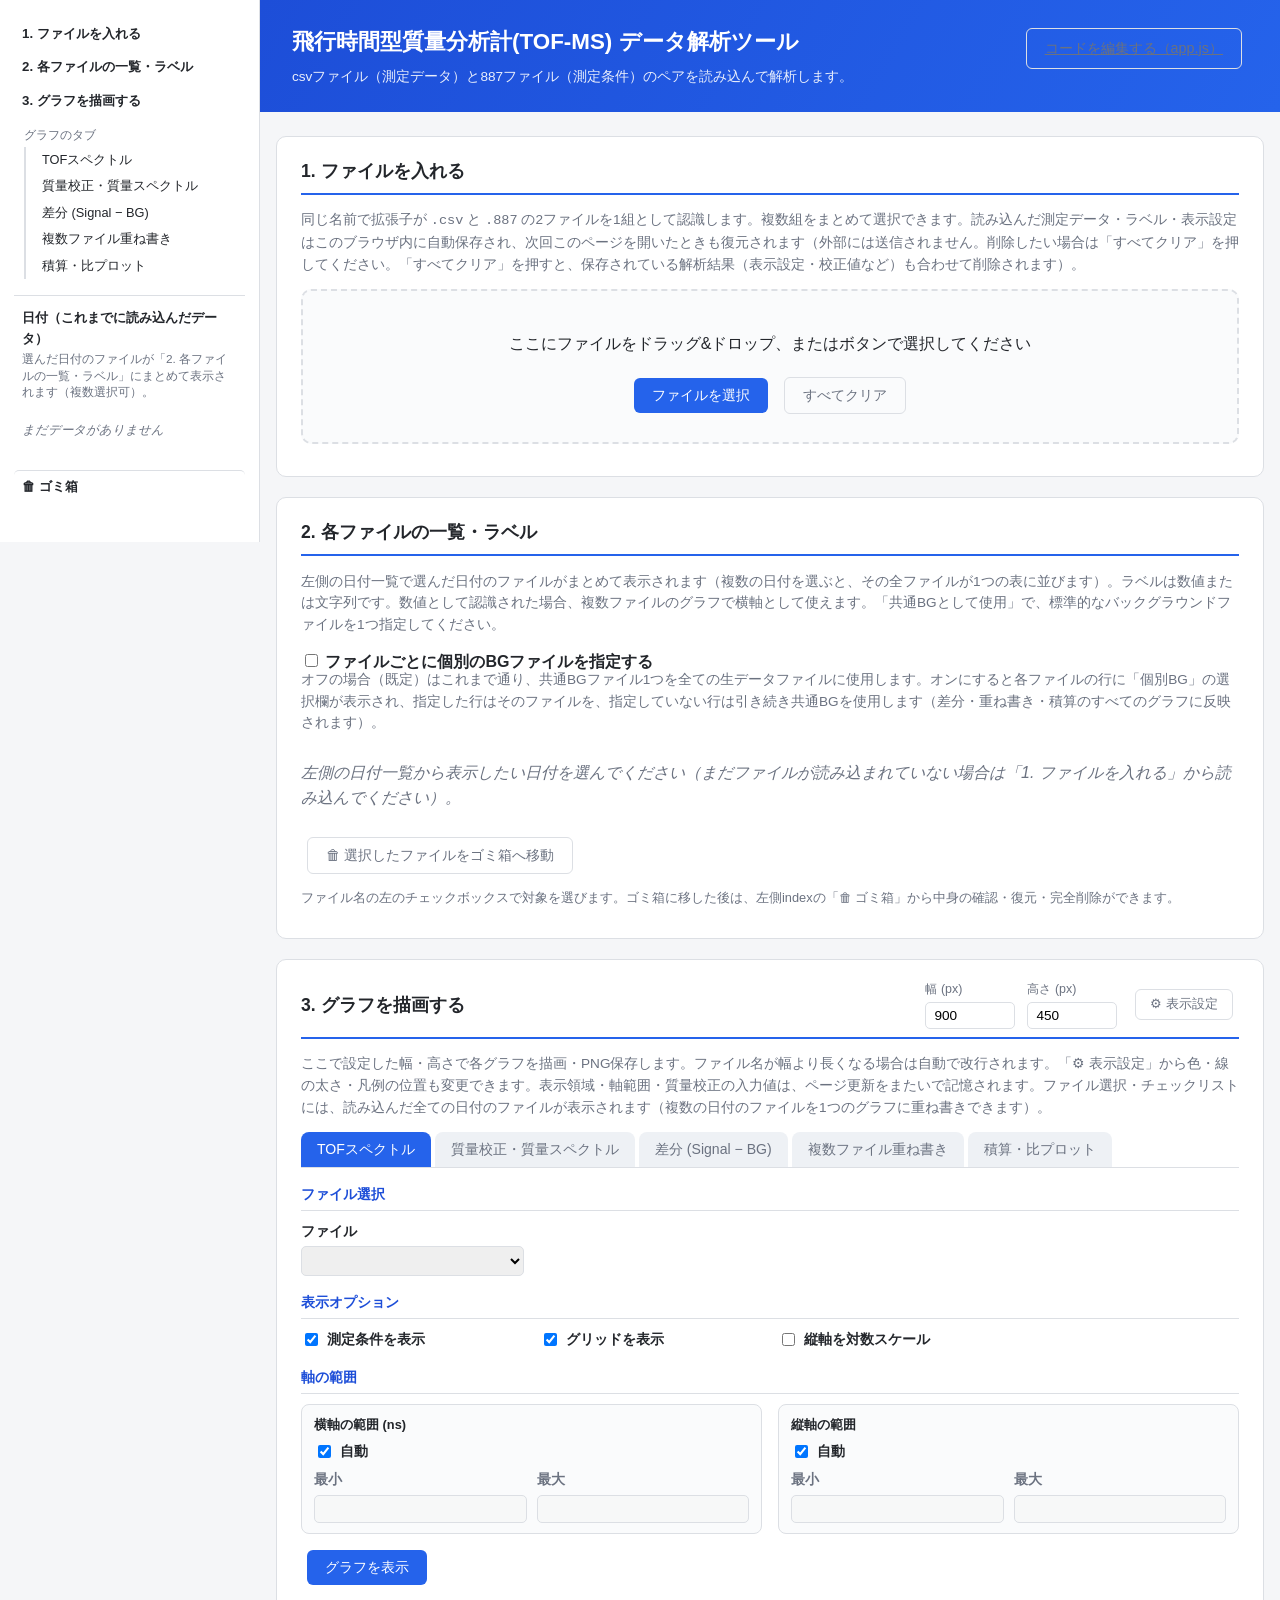
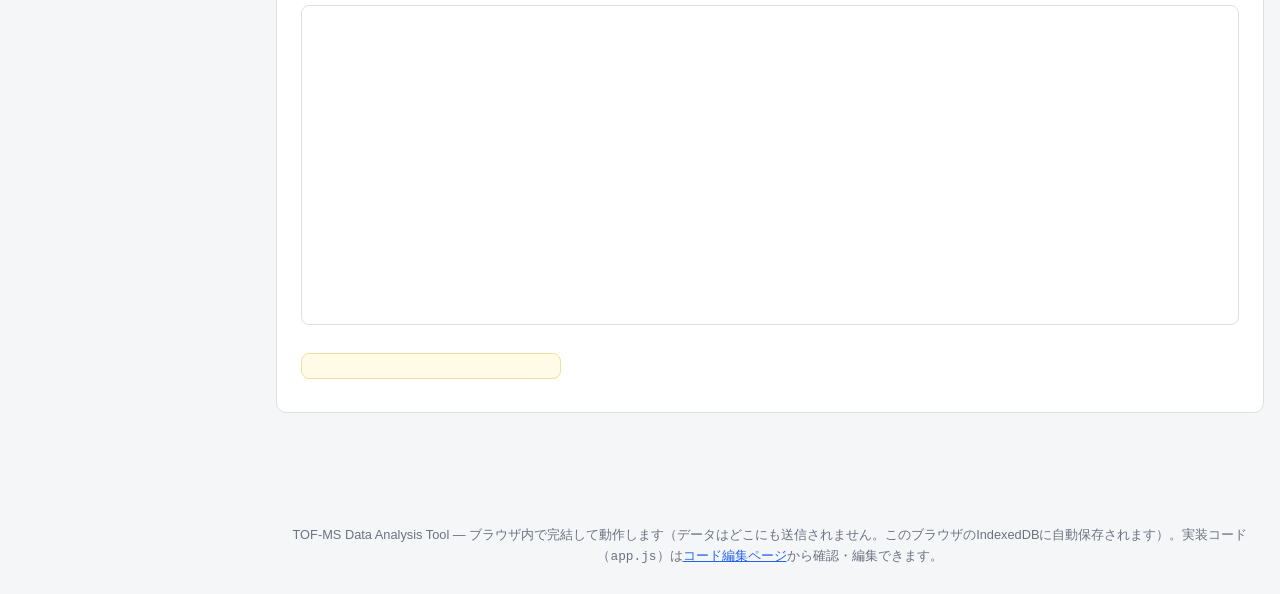
<file: index.html>
<!DOCTYPE html>
<html lang="ja">
<head>
<meta charset="UTF-8">
<meta name="viewport" content="width=device-width, initial-scale=1.0">
<title>TOF-MS データ解析ツール</title>
<link rel="stylesheet" href="style.css">
</head>
<body>

<div class="app-shell">

  <!-- ============================================================ -->
  <!-- 左側 index（目次）。大セクションへのリンクと、これまでに読み込んだ
       日付の一覧（複数選択可。選ぶと下の「2. 各ファイルの一覧・ラベル」に
       その日付のファイルが表示される）を表示する。 -->
  <!-- ============================================================ -->
  <nav id="sidebarIndex" class="sidebar" aria-label="目次">
    <a class="sidebar-top-link" href="#section-load">1. ファイルを入れる</a>
    <a class="sidebar-top-link" href="#section-files">2. 各ファイルの一覧・ラベル</a>
    <a class="sidebar-top-link" href="#section-graph">3. グラフを描画する</a>
    <div class="sidebar-graph-tabs-label">グラフのタブ</div>
    <div class="sidebar-graph-tabs">
      <a href="#tab-raw" data-tab-link="tab-raw">TOFスペクトル</a>
      <a href="#tab-mass" data-tab-link="tab-mass">質量校正・質量スペクトル</a>
      <a href="#tab-diff" data-tab-link="tab-diff">差分 (Signal − BG)</a>
      <a href="#tab-multi" data-tab-link="tab-multi">複数ファイル重ね書き</a>
      <a href="#tab-integration" data-tab-link="tab-integration">積算・比プロット</a>
    </div>
    <div class="sidebar-date-heading">日付（これまでに読み込んだデータ）</div>
    <p class="sidebar-date-hint">選んだ日付のファイルが「2. 各ファイルの一覧・ラベル」にまとめて表示されます（複数選択可）。</p>
    <div id="sidebarDateList" class="sidebar-date-list"></div>
    <a class="sidebar-trash-link" href="trash.html">🗑 ゴミ箱<span id="sidebarTrashCount" class="sidebar-trash-count"></span></a>
  </nav>

  <div class="content-col">

    <header>
      <div class="header-row">
        <div>
          <h1>飛行時間型質量分析計(TOF-MS) データ解析ツール</h1>
          <p class="sub">csvファイル（測定データ）と887ファイル（測定条件）のペアを読み込んで解析します。</p>
        </div>
        <a class="btn btn-ghost btn-header-link" href="editor.html" target="_blank" rel="noopener">コードを編集する（app.js）</a>
      </div>
    </header>

    <main>

      <!-- ============================================================ -->
      <!-- 1. ファイルを入れる -->
      <!-- ============================================================ -->
      <section class="card" id="section-load">
        <h2>1. ファイルを入れる</h2>
        <p class="hint">同じ名前で拡張子が <code>.csv</code> と <code>.887</code> の2ファイルを1組として認識します。複数組をまとめて選択できます。読み込んだ測定データ・ラベル・表示設定はこのブラウザ内に自動保存され、次回このページを開いたときも復元されます（外部には送信されません。削除したい場合は「すべてクリア」を押してください。「すべてクリア」を押すと、保存されている解析結果（表示設定・校正値など）も合わせて削除されます）。</p>
        <div id="dropzone" class="dropzone">
          <p>ここにファイルをドラッグ&ドロップ、またはボタンで選択してください</p>
          <input type="file" id="fileInput" multiple accept=".csv,.887">
          <button id="btnPickFiles" type="button" class="btn btn-primary">ファイルを選択</button>
          <button id="btnClearFiles" type="button" class="btn btn-ghost">すべてクリア</button>
        </div>
        <div id="fileSummary" class="summary"></div>
      </section>

      <!-- ============================================================ -->
      <!-- 2. 各ファイルの一覧・ラベル（旧「2.一覧」「3.ラベル」を統合） -->
      <!-- ============================================================ -->
      <section class="card" id="section-files">
        <h2>2. 各ファイルの一覧・ラベル</h2>
        <p class="hint">左側の日付一覧で選んだ日付のファイルがまとめて表示されます（複数の日付を選ぶと、その全ファイルが1つの表に並びます）。ラベルは数値または文字列です。数値として認識された場合、複数ファイルのグラフで横軸として使えます。「共通BGとして使用」で、標準的なバックグラウンドファイルを1つ指定してください。</p>
        <label class="chk bg-mode-toggle"><input type="checkbox" id="bgPerFileMode"> ファイルごとに個別のBGファイルを指定する</label>
        <p class="hint field-hint-standalone">オフの場合（既定）はこれまで通り、共通BGファイル1つを全ての生データファイルに使用します。オンにすると各ファイルの行に「個別BG」の選択欄が表示され、指定した行はそのファイルを、指定していない行は引き続き共通BGを使用します（差分・重ね書き・積算のすべてのグラフに反映されます）。</p>
        <div class="empty" id="filesListEmpty">左側の日付一覧から表示したい日付を選んでください（まだファイルが読み込まれていない場合は「1. ファイルを入れる」から読み込んでください）。</div>
        <div class="trash-action-bar">
          <button class="btn btn-ghost" id="btnMoveToTrash" type="button">🗑 選択したファイルをゴミ箱へ移動</button>
          <span class="hint-inline">ファイル名の左のチェックボックスで対象を選びます。ゴミ箱に移した後は、左側indexの「🗑 ゴミ箱」から中身の確認・復元・完全削除ができます。</span>
        </div>
        <table class="data-table hidden" id="filesTable">
          <thead>
            <tr>
              <th class="col-trash-select"><input type="checkbox" id="trashSelectAll" title="表示中の全ファイルを選択/解除"></th>
              <th>ファイル名</th>
              <th>.887</th>
              <th>.csv</th>
              <th>測定時間</th>
              <th>SWEEPS</th>
              <th>calfact</th>
              <th>ラベル</th>
              <th>種別</th>
              <th class="col-use-header">プロットに使用<br><input type="checkbox" id="useInPlotSelectAll" title="表示中の全ファイルの「プロットに使用」をオン/オフ"></th>
              <th>共通BGとして使用</th>
              <th class="col-individual-bg hidden">個別BG</th>
            </tr>
          </thead>
          <tbody id="filesTableBody"></tbody>
        </table>
      </section>

      <!-- ============================================================ -->
      <!-- 3. グラフを描画する（日付をまたいで全ファイルから選択・重ね書き可能） -->
      <!-- ============================================================ -->
      <section class="card" id="section-graph">
        <div class="section-header-row">
          <h2>3. グラフを描画する</h2>
          <div class="graph-size-control">
            <label>幅 (px)<input type="number" id="graphWidth" value="900" min="300" step="50"></label>
            <label>高さ (px)<input type="number" id="graphHeight" value="450" min="200" step="50"></label>
            <button class="btn btn-ghost btn-settings" id="btnGraphSettings" type="button" title="グラフの色・線の太さ・凡例の位置を設定します">⚙ 表示設定</button>
          </div>
        </div>
        <div id="graphSettingsPanel" class="graph-settings-panel hidden">
          <div class="graph-settings-row">
            <label class="chk"><input type="checkbox" id="graphLineColorEnable"> データ線の色を指定する</label>
            <input type="color" id="graphLineColor" value="#4682b4" disabled>
            <span class="field-hint">オフの場合は各グラフの既定色（青・クリムゾンなど）のまま表示します。オンにすると、1本の線だけのグラフ（TOFスペクトル・質量スペクトル・差分など）にこの色を使います。</span>
          </div>
          <div class="graph-settings-row">
            <label>カラーパレット（複数の線があるグラフ用）
              <select id="graphColorPalette">
                <option value="default">既定（これまでの配色）</option>
                <option value="category10">Category10</option>
                <option value="set1">Set1</option>
                <option value="set2">Set2</option>
                <option value="pastel">Pastel</option>
                <option value="blues">モノトーン（青系）</option>
              </select>
            </label>
            <span class="field-hint">差分（Signal/BG）や複数ファイル重ね書きなど、1つのグラフに複数の線がある場合の配色です。「既定」以外を選ぶとその配色で塗り分けます。</span>
          </div>
          <div class="graph-settings-row">
            <label>線の太さ (px)
              <input type="number" id="graphLineWidth" value="1" min="0.5" max="10" step="0.5">
            </label>
          </div>
          <div class="graph-settings-row">
            <label class="chk"><input type="checkbox" id="graphLegendInset"> 凡例をグラフ内に表示する（inset）</label>
            <span class="field-hint">オフの場合は現在と同じくグラフの外側（右）に凡例を表示します。</span>
          </div>
        </div>
        <p class="hint">ここで設定した幅・高さで各グラフを描画・PNG保存します。ファイル名が幅より長くなる場合は自動で改行されます。「⚙ 表示設定」から色・線の太さ・凡例の位置も変更できます。表示領域・軸範囲・質量校正の入力値は、ページ更新をまたいで記憶されます。ファイル選択・チェックリストには、読み込んだ全ての日付のファイルが表示されます（複数の日付のファイルを1つのグラフに重ね書きできます）。</p>

        <div class="tabs" id="graphTabs">
          <button class="tab-btn active" data-tab="tab-raw">TOFスペクトル</button>
          <button class="tab-btn" data-tab="tab-mass">質量校正・質量スペクトル</button>
          <button class="tab-btn" data-tab="tab-diff">差分 (Signal − BG)</button>
          <button class="tab-btn" data-tab="tab-multi">複数ファイル重ね書き</button>
          <button class="tab-btn" data-tab="tab-integration">積算・比プロット</button>
        </div>

        <!-- ---- タブ1: TOFスペクトル ---- -->
        <div class="tab-content active" id="tab-raw">
          <div class="controls-grid">
            <div class="control-divider">ファイル選択</div>
            <label>ファイル
              <select id="rawFileSelect"></select>
            </label>

            <div class="control-divider">表示オプション</div>
            <label class="chk" title="測定条件(.887ファイルの内容)をグラフの横に表示します"><input type="checkbox" id="rawShowCond" checked> 測定条件を表示</label>
            <label class="chk" title="グラフに目盛り線を表示します"><input type="checkbox" id="rawShowGrid" checked> グリッドを表示</label>
            <label class="chk" title="縦軸(Counts)を対数スケールで表示します"><input type="checkbox" id="rawLogY"> 縦軸を対数スケール</label>

            <div class="control-divider">軸の範囲</div>
            <div class="range-group">
              <div class="range-group-title">横軸の範囲 (ns)</div>
              <label class="chk"><input type="checkbox" id="rawXAuto" checked> 自動</label>
              <div class="range-inputs">
                <label>最小<input type="number" id="rawXMin" disabled></label>
                <label>最大<input type="number" id="rawXMax" disabled></label>
              </div>
            </div>
            <div class="range-group">
              <div class="range-group-title">縦軸の範囲</div>
              <label class="chk"><input type="checkbox" id="rawYAuto" checked> 自動</label>
              <div class="range-inputs">
                <label>最小<input type="number" id="rawYMin" disabled></label>
                <label>最大<input type="number" id="rawYMax" disabled></label>
              </div>
            </div>
          </div>
          <button class="btn btn-primary" id="btnPlotRaw">グラフを表示</button>
          <div class="plot-area">
            <div id="plotRaw" class="plot"></div>
            <pre id="rawCondText" class="cond-box"></pre>
          </div>
        </div>

        <!-- ---- タブ2: 質量校正・質量スペクトル ---- -->
        <div class="tab-content" id="tab-mass">
          <div class="controls-grid">
            <div class="control-divider">ファイル選択</div>
            <label>ファイル
              <select id="massFileSelect"></select>
            </label>

            <div class="control-divider">ピーク検出・質量校正の設定</div>
            <label title="この値以上のカウント数を持つ点だけをピーク候補として検出します"><span class="field-label-line">検出閾値 (counts)<span class="field-hint-inline">: この値以上のカウント数を持つ点だけをピーク候補として検出します。</span></span>
              <input type="number" id="massThreshold" value="10">
            </label>
            <label title="近すぎる位置にある2つのピークを1つにまとめる際の最小間隔（チャンネル数）"><span class="field-label-line">最小ピーク間隔 (ch)<span class="field-hint-inline">: 検出したピーク同士がこの間隔より近い場合、まとめて1つのピークとして扱います。</span></span>
              <input type="number" id="massDistance" value="10">
            </label>
            <label title="隣り合う校正ピーク間の質量差。例：Heクラスターのステップは4.0026u"><span class="field-label-line">質量ステップ (u)<span class="field-hint-inline">: 校正に使う隣接ピーク同士の質量差（u）です。ピークの間隔がこの値の整数倍になっていると仮定して校正します。</span></span>
              <input type="number" id="massStep" value="4.0026" step="0.0001">
            </label>
            <label title="質量スペクトルを描く前に信号を滑らかにする移動平均の点数"><span class="field-label-line">スムージング窓幅<span class="field-hint-inline">: 移動平均に使うデータ点数。大きいほどグラフが滑らかになりますが、ピークもなまります。</span></span>
              <input type="number" id="massSmoothWin" value="30">
            </label>
            <div class="range-group">
              <div class="range-group-title" title="この時間範囲内のピークだけを質量校正に使用します">校正ピーク検出範囲 (ns)</div>
              <label class="chk"><input type="checkbox" id="massRangeAuto" checked> 自動（全範囲）</label>
              <div class="range-inputs">
                <label>最小<input type="number" id="massRangeMin" disabled></label>
                <label>最大<input type="number" id="massRangeMax" disabled></label>
              </div>
            </div>

            <div class="control-divider">ヤコビアン補正</div>
            <label class="chk" title="時間軸を質量軸に変換すると間隔が不均一になるため、その歪みを補正します"><input type="checkbox" id="massJacobian" checked> ヤコビアン補正を適用<span class="field-hint-inline">: 時間→質量の変換で生じる間隔の不均一さを補正し、ピークの強度を正しく比較できるようにします。通常はチェックしたままで構いません。</span></label>

            <div class="control-divider">質量スペクトルの表示設定</div>
            <div class="range-group">
              <div class="range-group-title">横軸の範囲 (u)</div>
              <label class="chk"><input type="checkbox" id="massXAuto"> 自動</label>
              <div class="range-inputs">
                <label>最小<input type="number" id="massXMin" value="0"></label>
                <label>最大<input type="number" id="massXMax" value="200"></label>
              </div>
            </div>
            <div class="range-group">
              <div class="range-group-title">縦軸の範囲</div>
              <label class="chk"><input type="checkbox" id="massYAuto" checked> 自動</label>
              <div class="range-inputs">
                <label>最小<input type="number" id="massYMin" disabled></label>
                <label>最大<input type="number" id="massYMax" disabled></label>
              </div>
            </div>
            <label class="chk" title="縦軸(強度)を対数スケールで表示します"><input type="checkbox" id="massLogY"> 縦軸を対数スケール</label>
            <label class="chk" title="質量ステップの整数倍ごとに縦の補助線を表示します"><input type="checkbox" id="massHeLines" checked> 質量系列補助線を表示</label>
            <label class="chk" title="質量校正に使ったピークの位置に印を表示します"><input type="checkbox" id="massCalLines" checked> 校正点を表示</label>
          </div>
          <button class="btn btn-primary" id="btnPlotMass">質量スペクトルを表示</button>
          <div id="massResult" class="result-box hidden"></div>
          <div class="plot-area">
            <div id="plotMassTof" class="plot"></div>
            <div id="plotMassSpec" class="plot"></div>
          </div>
        </div>

        <!-- ---- タブ3: 差分 (Signal - BG) ---- -->
        <div class="tab-content" id="tab-diff">
          <div class="controls-grid">
            <div class="control-divider">ファイル選択</div>
            <label>Signal ファイル
              <select id="diffSignalSelect"></select>
            </label>
            <label title="Signalから差し引くバックグラウンド（未反応時など）のファイル">Background ファイル
              <select id="diffBgSelect"></select>
            </label>

            <div class="control-divider">質量校正</div>
            <label title="グラフの横軸に時間(ns)を使うか、校正後の質量(u)を使うかを選びます">横軸
              <select id="diffXAxis">
                <option value="time">時間 (ns)</option>
                <option value="mass">質量 (u)</option>
              </select>
            </label>
            <label title="時間→質量の変換式 mass = ((time - b) / a)^2 で使うパラメータ">校正パラメータ (a)
              <input type="text" id="diffCalibA" placeholder="質量タブから自動反映されます">
            </label>
            <label title="時間→質量の変換式 mass = ((time - b) / a)^2 で使うパラメータ">校正パラメータ (b)
              <input type="text" id="diffCalibB" placeholder="質量タブから自動反映されます">
            </label>
            <span class="field-hint">「2. 質量校正・質量スペクトル」タブでピーク校正を行うと自動で入力されます。横軸を質量にする場合のみ使用します。</span>

            <div class="control-divider">表示オプション</div>
            <label title="移動平均に使うデータ点数。大きいほど滑らかになります">スムージング窓幅
              <input type="number" id="diffSmoothWin" value="10">
            </label>
            <label class="chk" title="測定条件(.887ファイルの内容)をグラフの横に表示します"><input type="checkbox" id="diffShowCond" checked> 測定条件を表示</label>
            <label class="chk" title="縦軸(Signal − BG)を対数スケールで表示します"><input type="checkbox" id="diffLogY"> 縦軸を対数スケール</label>

            <div class="control-divider">軸の範囲</div>
            <div class="range-group">
              <div class="range-group-title">横軸の範囲</div>
              <label class="chk"><input type="checkbox" id="diffXAuto" checked> 自動</label>
              <div class="range-inputs">
                <label>最小<input type="number" id="diffXMin" disabled></label>
                <label>最大<input type="number" id="diffXMax" disabled></label>
              </div>
            </div>
            <div class="range-group">
              <div class="range-group-title">縦軸の範囲</div>
              <label class="chk"><input type="checkbox" id="diffYAuto" checked> 自動</label>
              <div class="range-inputs">
                <label>最小<input type="number" id="diffYMin" disabled></label>
                <label>最大<input type="number" id="diffYMax" disabled></label>
              </div>
            </div>
          </div>
          <button class="btn btn-primary" id="btnPlotDiff">差分グラフを表示</button>
          <div class="plot-area">
            <div id="plotDiffRaw" class="plot"></div>
            <div id="plotDiffDiff" class="plot"></div>
            <pre id="diffCondText" class="cond-box"></pre>
          </div>
        </div>

        <!-- ---- タブ4: 複数ファイル重ね書き ---- -->
        <div class="tab-content" id="tab-multi">
          <div class="controls-grid">
            <div class="control-divider">ファイル選択</div>
            <label title="全ファイルから差し引く共通バックグラウンドのファイル（個別BGを指定した行はそちらが優先されます）">Background ファイル（共通）
              <select id="multiBgSelect"></select>
            </label>

            <div class="control-divider">質量校正</div>
            <label title="グラフの横軸に時間(ns)を使うか、校正後の質量(u)を使うかを選びます">横軸
              <select id="multiXAxis">
                <option value="time">時間 (ns)</option>
                <option value="mass">質量 (u)</option>
              </select>
            </label>
            <label title="時間→質量の変換式 mass = ((time - b) / a)^2 で使うパラメータ">校正パラメータ (a)
              <input type="text" id="multiCalibA" placeholder="質量タブから自動反映されます">
            </label>
            <label title="時間→質量の変換式 mass = ((time - b) / a)^2 で使うパラメータ">校正パラメータ (b)
              <input type="text" id="multiCalibB" placeholder="質量タブから自動反映されます">
            </label>
            <span class="field-hint">「2. 質量校正・質量スペクトル」タブでピーク校正を行うと自動で入力されます。横軸を質量にする場合のみ使用します。</span>

            <div class="control-divider">表示オプション</div>
            <label title="移動平均に使うデータ点数。大きいほど滑らかになります">スムージング窓幅
              <input type="number" id="multiSmoothWin" value="1">
            </label>
            <label class="chk" title="グラフに目盛り線を表示します"><input type="checkbox" id="multiGrid" checked> グリッドを表示</label>
            <label class="chk" title="縦軸を対数スケールで表示します"><input type="checkbox" id="multiLogY"> 縦軸を対数スケール</label>

            <div class="control-divider">軸の範囲</div>
            <div class="range-group">
              <div class="range-group-title">横軸の範囲</div>
              <label class="chk"><input type="checkbox" id="multiXAuto" checked> 自動</label>
              <div class="range-inputs">
                <label>最小<input type="number" id="multiXMin" disabled></label>
                <label>最大<input type="number" id="multiXMax" disabled></label>
              </div>
            </div>
            <div class="range-group">
              <div class="range-group-title">縦軸の範囲</div>
              <label class="chk"><input type="checkbox" id="multiYAuto" checked> 自動</label>
              <div class="range-inputs">
                <label>最小<input type="number" id="multiYMin" disabled></label>
                <label>最大<input type="number" id="multiYMax" disabled></label>
              </div>
            </div>
          </div>
          <p class="hint">重ね書きする信号ファイルを選択してください（ラベルの昇順に並び替えて表示します。数値ラベルのファイルのみ選択可。日付をまたいで選択できます）。「ファイルごとに個別のBGを指定する」がONの場合、各ファイルは個別BG（指定があれば）を優先して使用します。</p>
          <div id="multiFileChecks" class="check-list"></div>
          <button class="btn btn-primary" id="btnPlotMulti">同時プロットを表示</button>
          <div class="plot-area">
            <div id="plotMultiRaw" class="plot"></div>
            <div id="plotMultiDiff" class="plot"></div>
          </div>
        </div>

        <!-- ---- タブ5: 積算・比プロット ---- -->
        <div class="tab-content" id="tab-integration">
          <div class="controls-grid">
            <div class="control-divider">ファイル選択</div>
            <label title="全ファイルから差し引く共通バックグラウンドのファイル（個別BGを指定した行はそちらが優先されます）">Background ファイル（共通）
              <select id="intBgSelect"></select>
            </label>

            <div class="control-divider">積算範囲の設定</div>
            <label title="TOFスペクトルのうち、積算（合計カウント数を計算）する時間範囲1の開始点">範囲1 開始 (ns)
              <input type="number" id="int1Start" value="0">
            </label>
            <label title="積算範囲1の終了点">範囲1 終了 (ns)
              <input type="number" id="int1End" value="0">
            </label>
            <label title="比較・比を取るための2つ目の積算範囲の開始点（例: 別のピークやベースライン）">範囲2 開始 (ns)
              <input type="number" id="int2Start" value="0">
            </label>
            <label title="積算範囲2の終了点">範囲2 終了 (ns)
              <input type="number" id="int2End" value="0">
            </label>
            <span class="field-hint">範囲1・範囲2それぞれの時間区間内のカウントを合計し、結果表に「範囲1」「範囲2」「範囲1/範囲2の比」として表示します。</span>

            <div class="control-divider">表示オプション</div>
            <label title="移動平均に使うデータ点数。大きいほど滑らかになります">スムージング窓幅
              <input type="number" id="intSmoothWin" value="1">
            </label>
            <label title="積算結果グラフの横軸に付ける名前（各ファイルのラベル値が横軸になります）">横軸ラベル
              <input type="text" id="intXLabel" value="Label">
            </label>
            <label class="chk" title="グラフに目盛り線を表示します"><input type="checkbox" id="intGrid" checked> グリッドを表示</label>
            <label class="chk" title="同じラベル値を持つ複数ファイルがある場合、標準偏差などのばらつきを誤差棒として表示します"><input type="checkbox" id="intErrbar" checked> 誤差棒を表示</label>
            <label class="chk" title="データ点同士を線で結んで表示します。チェックを外すと点のみ表示されます"><input type="checkbox" id="intLine" checked> データ点を線で結ぶ</label>
            <label class="chk" title="縦軸(積算値・比)を対数スケールで表示します"><input type="checkbox" id="intLogY"> 縦軸 対数スケール</label>
            <label class="chk" title="横軸(ラベル値)を対数スケールで表示します"><input type="checkbox" id="intLogX"> 横軸 対数スケール</label>
          </div>
          <p class="hint">積算対象の信号ファイルを選択してください（数値ラベルのファイルのみ選択可。横軸はラベルの値を使います。日付をまたいで選択できます）。</p>
          <div id="intFileChecks" class="check-list"></div>
          <button class="btn btn-primary" id="btnPlotIntegration">積算プロットを表示</button>
          <div class="plot-area plot-area-4">
            <div id="plotInt1" class="plot"></div>
            <div id="plotInt2" class="plot"></div>
            <div id="plotInt3" class="plot"></div>
            <div id="plotInt4" class="plot"></div>
          </div>
          <table class="data-table hidden" id="intResultTable">
            <thead>
              <tr>
                <th>ファイル</th><th>ラベル</th><th>範囲1</th><th>範囲2</th><th>比 (範囲1/範囲2)</th>
              </tr>
            </thead>
            <tbody id="intResultTableBody"></tbody>
          </table>
        </div>

      </section>

    </main>

    <footer>
      <p>TOF-MS Data Analysis Tool — ブラウザ内で完結して動作します（データはどこにも送信されません。このブラウザのIndexedDBに自動保存されます）。実装コード（<code>app.js</code>）は<a href="editor.html" target="_blank" rel="noopener">コード編集ページ</a>から確認・編集できます。</p>
    </footer>

  </div>
</div>

<script src="https://cdn.plot.ly/plotly-2.35.2.min.js"></script>
<script src="app.js"></script>
</body>
</html>
</file>
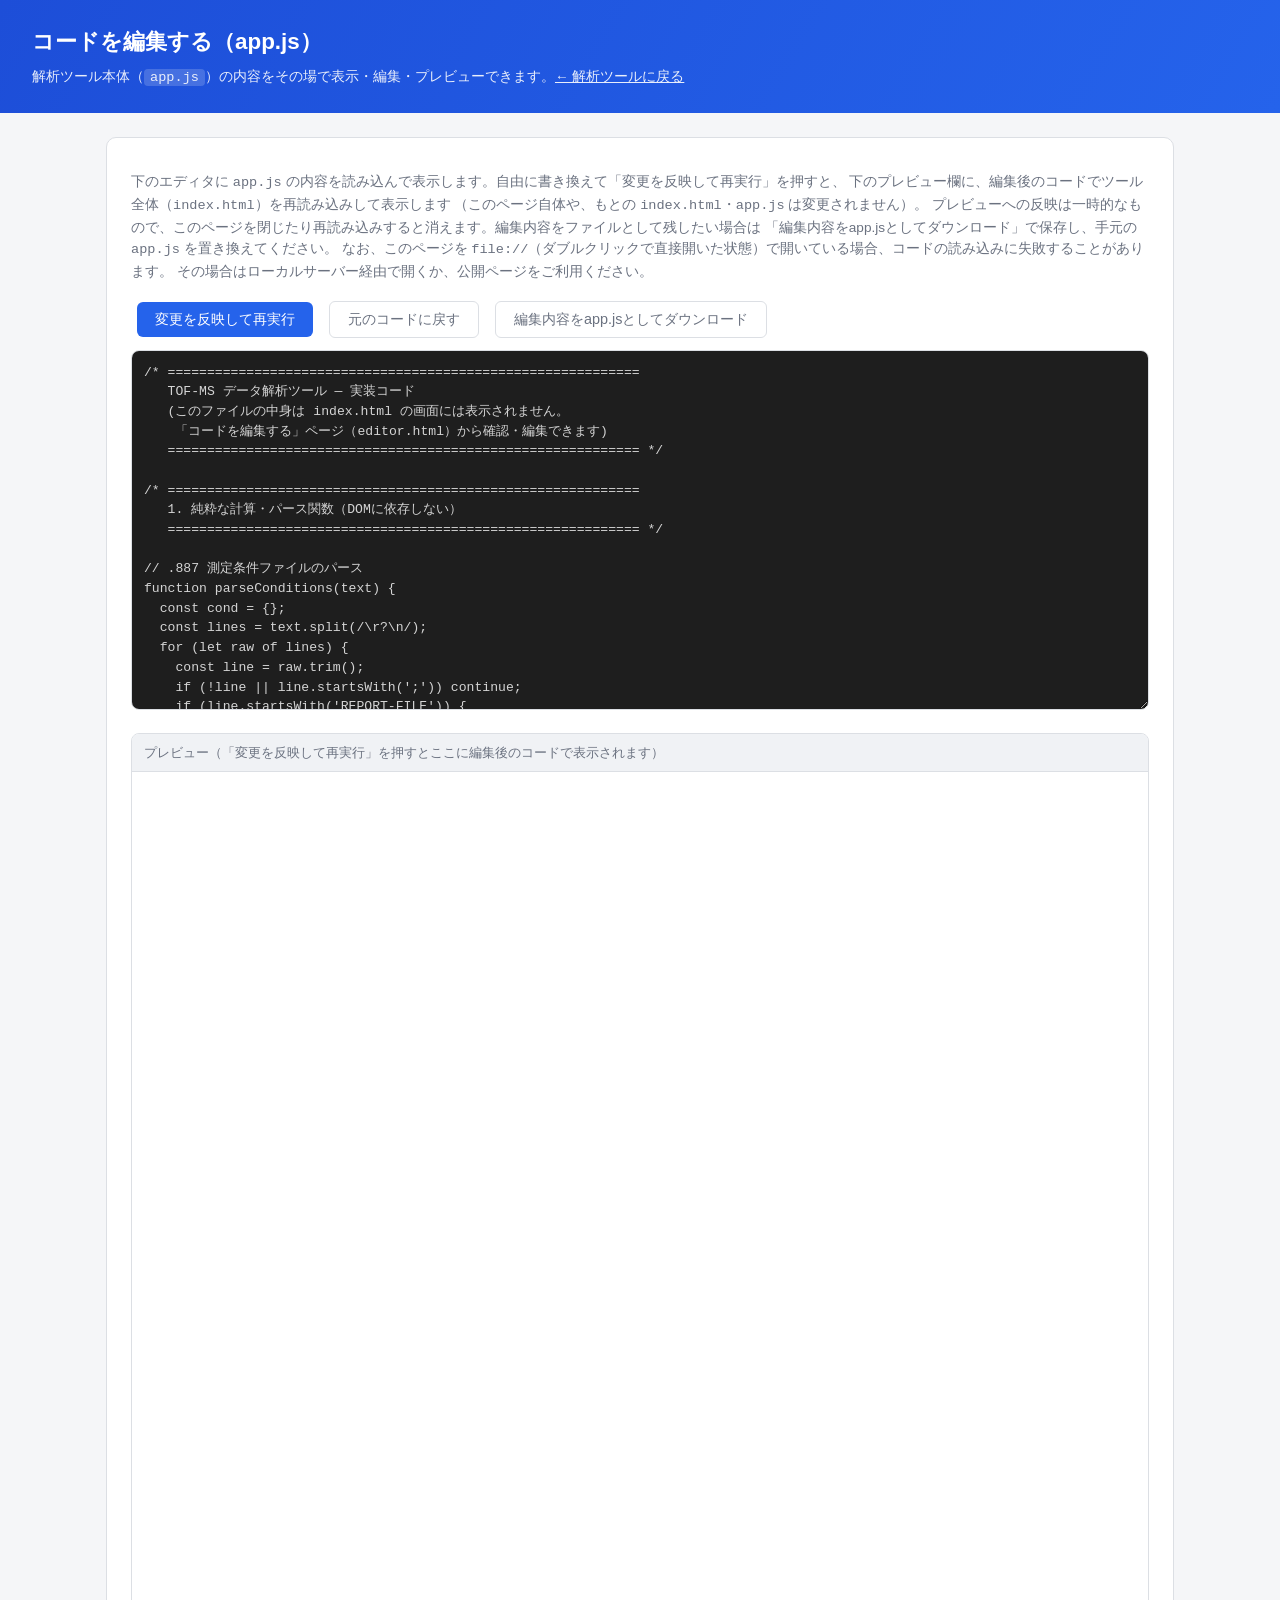
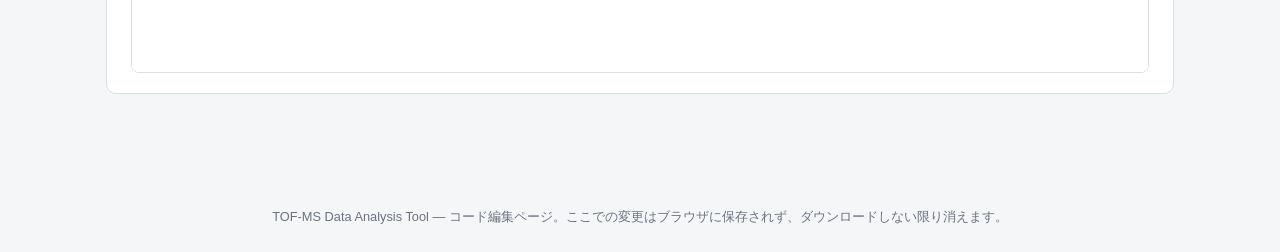
<file: editor.html>
<!DOCTYPE html>
<html lang="ja">
<head>
<meta charset="UTF-8">
<meta name="viewport" content="width=device-width, initial-scale=1.0">
<title>コードを編集する — TOF-MS データ解析ツール</title>
<link rel="stylesheet" href="style.css">
</head>
<body>

<header>
  <div class="header-row">
    <div>
      <h1>コードを編集する（app.js）</h1>
      <p class="sub">解析ツール本体（<code>app.js</code>）の内容をその場で表示・編集・プレビューできます。<a href="index.html">← 解析ツールに戻る</a></p>
    </div>
  </div>
</header>

<main>
  <section class="card" id="section-code">
    <p class="hint">
      下のエディタに <code>app.js</code> の内容を読み込んで表示します。自由に書き換えて「変更を反映して再実行」を押すと、
      下のプレビュー欄に、編集後のコードでツール全体（<code>index.html</code>）を再読み込みして表示します
      （このページ自体や、もとの <code>index.html</code>・<code>app.js</code> は変更されません）。
      プレビューへの反映は一時的なもので、このページを閉じたり再読み込みすると消えます。編集内容をファイルとして残したい場合は
      「編集内容をapp.jsとしてダウンロード」で保存し、手元の <code>app.js</code> を置き換えてください。
      なお、このページを <code>file://</code>（ダブルクリックで直接開いた状態）で開いている場合、コードの読み込みに失敗することがあります。
      その場合はローカルサーバー経由で開くか、公開ページをご利用ください。
    </p>
    <div class="code-editor-toolbar">
      <button class="btn btn-primary" id="btnRunCode" type="button">変更を反映して再実行</button>
      <button class="btn btn-ghost" id="btnResetCode" type="button">元のコードに戻す</button>
      <button class="btn btn-ghost" id="btnDownloadCode" type="button">編集内容をapp.jsとしてダウンロード</button>
      <span id="codeStatus" class="hint-inline"></span>
    </div>
    <textarea id="codeEditor" class="code-editor" spellcheck="false" wrap="off"></textarea>
    <div class="code-preview-wrap">
      <div class="code-preview-header">プレビュー（「変更を反映して再実行」を押すとここに編集後のコードで表示されます）</div>
      <iframe id="codePreviewFrame" class="code-preview-frame" sandbox="allow-scripts allow-same-origin allow-downloads allow-popups allow-modals"></iframe>
    </div>
  </section>
</main>

<footer>
  <p>TOF-MS Data Analysis Tool — コード編集ページ。ここでの変更はブラウザに保存されず、ダウンロードしない限り消えます。</p>
</footer>

<script src="editor.js"></script>
</body>
</html>
</file>
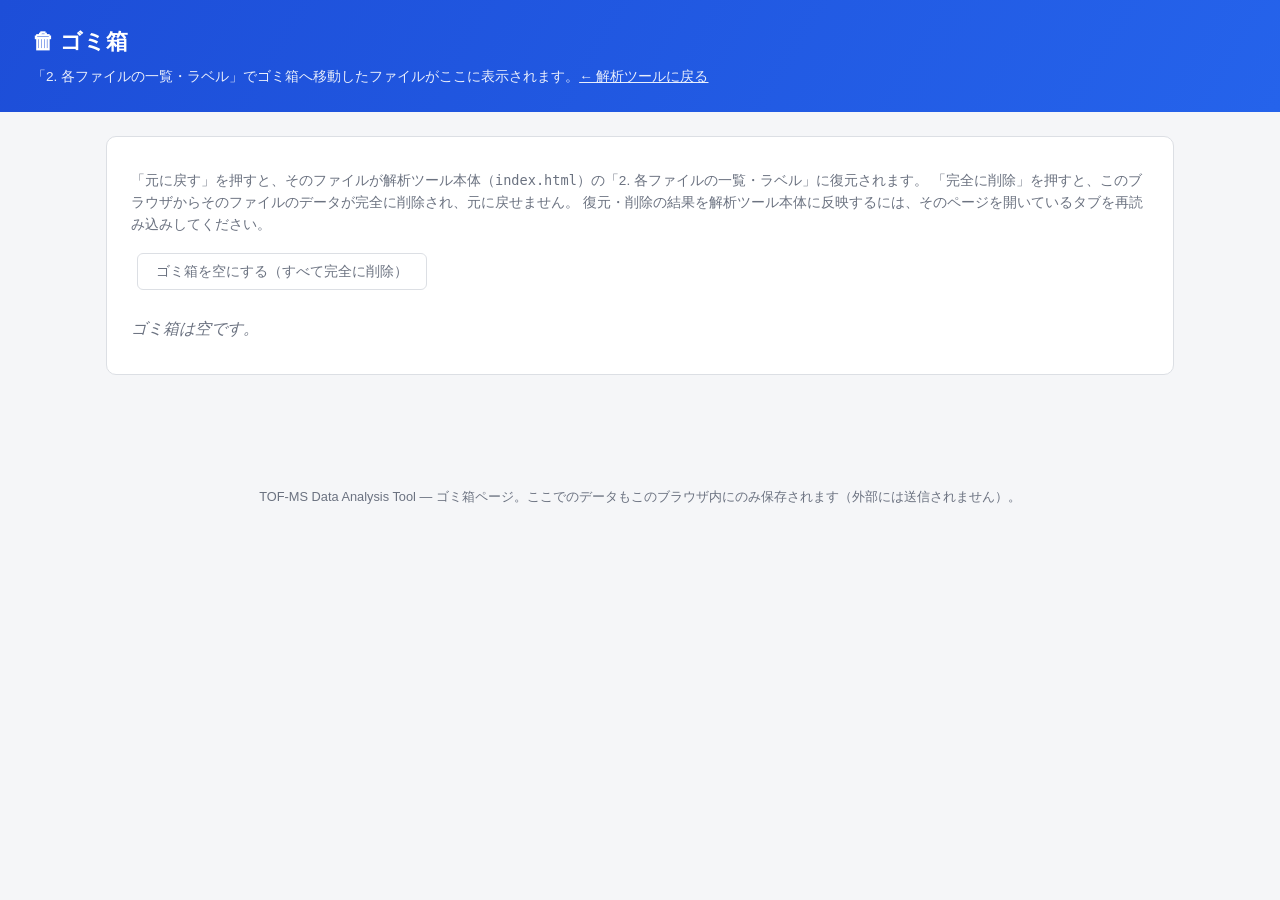
<file: trash.html>
<!DOCTYPE html>
<html lang="ja">
<head>
<meta charset="UTF-8">
<meta name="viewport" content="width=device-width, initial-scale=1.0">
<title>ゴミ箱 — TOF-MS データ解析ツール</title>
<link rel="stylesheet" href="style.css">
</head>
<body>

<header>
  <div class="header-row">
    <div>
      <h1>🗑 ゴミ箱</h1>
      <p class="sub">「2. 各ファイルの一覧・ラベル」でゴミ箱へ移動したファイルがここに表示されます。<a href="index.html">← 解析ツールに戻る</a></p>
    </div>
  </div>
</header>

<main>
  <section class="card" id="section-trash">
    <p class="hint">
      「元に戻す」を押すと、そのファイルが解析ツール本体（<code>index.html</code>）の「2. 各ファイルの一覧・ラベル」に復元されます。
      「完全に削除」を押すと、このブラウザからそのファイルのデータが完全に削除され、元に戻せません。
      復元・削除の結果を解析ツール本体に反映するには、そのページを開いているタブを再読み込みしてください。
    </p>
    <div class="trash-action-bar">
      <button class="btn btn-ghost" id="btnEmptyTrash" type="button">ゴミ箱を空にする（すべて完全に削除）</button>
      <span class="hint-inline" id="trashCountText"></span>
    </div>
    <div class="empty hidden" id="trashEmpty">ゴミ箱は空です。</div>
    <table class="data-table hidden" id="trashTable">
      <thead>
        <tr>
          <th>ファイル名</th>
          <th>日付</th>
          <th>ラベル</th>
          <th>種別</th>
          <th>.887</th>
          <th>.csv</th>
          <th>測定時間</th>
          <th>SWEEPS</th>
          <th>calfact</th>
          <th>ゴミ箱に移動した日時</th>
          <th>操作</th>
        </tr>
      </thead>
      <tbody id="trashTableBody"></tbody>
    </table>
  </section>
</main>

<footer>
  <p>TOF-MS Data Analysis Tool — ゴミ箱ページ。ここでのデータもこのブラウザ内にのみ保存されます（外部には送信されません）。</p>
</footer>

<script src="trash.js"></script>
</body>
</html>
</file>
<file: style.css>
:root {
  --bg: #f5f6f8;
  --card-bg: #ffffff;
  --border: #dcdfe4;
  --text: #23262b;
  --muted: #6b7280;
  --accent: #2563eb;
  --accent-dark: #1d4ed8;
  --danger: #b91c1c;
}

* { box-sizing: border-box; }

body {
  margin: 0;
  font-family: "Hiragino Kaku Gothic ProN", "Yu Gothic", "Segoe UI", sans-serif;
  background: var(--bg);
  color: var(--text);
  line-height: 1.6;
}

/* ============================================================
   全体レイアウト（左: サイドバーindex／右: 本文）
   ============================================================ */
.app-shell {
  display: flex;
  align-items: flex-start;
  min-height: 100vh;
}

.sidebar {
  position: sticky;
  top: 0;
  align-self: flex-start;
  width: 260px;
  flex: 0 0 260px;
  max-height: 100vh;
  overflow-y: auto;
  background: var(--card-bg);
  border-right: 1px solid var(--border);
  padding: 18px 14px 40px;
  font-size: 0.83rem;
}
.sidebar a {
  display: block;
  color: var(--text);
  text-decoration: none;
  padding: 5px 8px;
  border-radius: 5px;
}
.sidebar a:hover { background: #eef1f5; }
.sidebar-top-link { font-weight: 700; margin-bottom: 2px; }
.sidebar-trash-link {
  font-weight: 600;
  color: var(--danger);
  margin-top: 16px;
  padding-top: 14px;
  border-top: 1px solid var(--border);
  display: flex;
  align-items: center;
  gap: 4px;
}
.sidebar-trash-link:hover { background: #fdecec; }
.sidebar-trash-count { font-size: 0.76rem; color: var(--danger); font-weight: 700; }
.sidebar-graph-tabs-label {
  color: var(--muted);
  font-size: 0.74rem;
  margin: 10px 0 2px 10px;
}
.sidebar-graph-tabs { margin-left: 10px; border-left: 2px solid var(--border); padding-left: 8px; margin-bottom: 10px; }
.sidebar-graph-tabs a { font-size: 0.8rem; padding: 3px 8px; }

.sidebar-date-heading {
  font-weight: 700;
  font-size: 0.8rem;
  margin: 16px 0 2px;
  padding: 0 8px;
  border-top: 1px solid var(--border);
  padding-top: 12px;
}
.sidebar-date-hint {
  color: var(--muted);
  font-size: 0.74rem;
  margin: 2px 0 8px;
  padding: 0 8px;
  line-height: 1.4;
}
.sidebar-date-list { display: flex; flex-direction: column; gap: 4px; }
.sidebar-date-empty { color: var(--muted); font-size: 0.78rem; padding: 0 8px; font-style: italic; }
.sidebar-date-item {
  display: block;
  width: 100%;
  text-align: left;
  border: 1px solid var(--border);
  background: #fafbfc;
  color: var(--text);
  padding: 7px 10px;
  border-radius: 6px;
  cursor: pointer;
  font-size: 0.82rem;
}
.sidebar-date-item:hover { background: #eef1f5; }
.sidebar-date-item.active {
  background: var(--accent);
  color: white;
  border-color: var(--accent-dark);
  font-weight: 600;
}

.content-col {
  flex: 1 1 auto;
  min-width: 0;
}

header {
  padding: 24px 32px;
  background: linear-gradient(120deg, #1d4ed8, #2563eb);
  color: white;
}
.header-row {
  display: flex;
  justify-content: space-between;
  align-items: flex-start;
  gap: 16px;
  flex-wrap: wrap;
}
header h1 { margin: 0 0 6px; font-size: 1.4rem; }
header .sub { margin: 0; font-size: 0.85rem; opacity: 0.9; }
header .sub a { color: white; }
header code { background: rgba(255,255,255,0.2); padding: 1px 6px; border-radius: 4px; }
.btn-header-link {
  background: rgba(255,255,255,0.15);
  color: white;
  border: 1px solid rgba(255,255,255,0.5);
  white-space: nowrap;
}
.btn-header-link:hover { background: rgba(255,255,255,0.28); }

main {
  max-width: 1100px;
  margin: 0 auto;
  padding: 24px 16px 64px;
}

.card {
  background: var(--card-bg);
  border: 1px solid var(--border);
  border-radius: 10px;
  padding: 20px 24px;
  margin-bottom: 20px;
}

.card h2 {
  margin-top: 0;
  font-size: 1.1rem;
  border-bottom: 2px solid var(--accent);
  padding-bottom: 8px;
}

.hint { color: var(--muted); font-size: 0.85rem; }
.field-hint-standalone { margin-top: -6px; }
.empty { color: var(--muted); font-style: italic; padding: 12px 0; }

.dropzone {
  border: 2px dashed var(--border);
  border-radius: 10px;
  padding: 24px;
  text-align: center;
  background: #fafbfc;
}
.dropzone.dragover { border-color: var(--accent); background: #eef4ff; }
.dropzone input[type="file"] { display: none; }

.btn {
  border: none;
  border-radius: 6px;
  padding: 8px 18px;
  font-size: 0.9rem;
  cursor: pointer;
  margin: 4px 6px;
}
.btn-primary { background: var(--accent); color: white; }
.btn-primary:hover { background: var(--accent-dark); }
.btn-ghost { background: transparent; color: var(--muted); border: 1px solid var(--border); }
.btn-ghost:hover { background: #f0f1f3; }
.btn-small { padding: 5px 12px; font-size: 0.78rem; margin: 0 4px 0 0; }
.btn-danger { color: var(--danger); border-color: var(--danger); }
.btn-danger:hover { background: #fdecec; }

.summary { margin-top: 12px; font-size: 0.9rem; }
.summary .warn { color: var(--danger); }
.summary .ok { color: #15803d; }
.summary .hint-inline { color: var(--muted); font-size: 0.8rem; }

.bg-mode-toggle { margin: 10px 0 4px; font-weight: 600; }

.section-header-row {
  display: flex;
  justify-content: space-between;
  align-items: center;
  flex-wrap: wrap;
  gap: 12px;
  border-bottom: 2px solid var(--accent);
  padding-bottom: 8px;
}
.section-header-row h2 { margin: 0; border-bottom: none; padding-bottom: 0; }
.graph-size-control {
  display: flex;
  gap: 12px;
  align-items: center;
}
.graph-size-control label {
  display: flex;
  flex-direction: column;
  font-size: 0.78rem;
  color: var(--muted);
  gap: 2px;
}
.graph-size-control input[type="number"] {
  width: 90px;
  padding: 5px 8px;
  border: 1px solid var(--border);
  border-radius: 5px;
  font-size: 0.85rem;
}
.btn-settings {
  padding: 6px 14px;
  font-size: 0.8rem;
  align-self: center;
  white-space: nowrap;
}

/* 「4. グラフを描画する」欄の「⚙ 表示設定」パネル。グラフサイズの隣にある
   歯車ボタンで表示/非表示を切り替える、色・線の太さ・凡例配置の設定欄。 */
.graph-settings-panel {
  display: flex;
  flex-wrap: wrap;
  gap: 16px 28px;
  align-items: flex-start;
  border: 1px solid var(--border);
  border-radius: 8px;
  background: #fafbfc;
  padding: 14px 16px;
  margin: 4px 0 12px;
}
.graph-settings-row {
  display: flex;
  flex-direction: column;
  gap: 4px;
  font-size: 0.82rem;
  color: var(--muted);
  max-width: 280px;
}
.graph-settings-row label {
  display: flex;
  flex-direction: column;
  gap: 4px;
  color: var(--text);
  font-weight: 600;
}
.graph-settings-row label.chk {
  flex-direction: row;
  align-items: center;
  gap: 6px;
}
.graph-settings-row input[type="number"],
.graph-settings-row select {
  padding: 5px 8px;
  border: 1px solid var(--border);
  border-radius: 5px;
  font-size: 0.85rem;
}
.graph-settings-row input[type="color"] {
  width: 60px;
  height: 32px;
  padding: 2px;
  border: 1px solid var(--border);
  border-radius: 5px;
  background: none;
  cursor: pointer;
}
.graph-settings-row input[type="color"]:disabled {
  cursor: not-allowed;
  opacity: 0.5;
}
.graph-settings-row .field-hint {
  grid-column: unset;
  margin: 0;
  font-size: 0.74rem;
}

.data-table {
  width: 100%;
  border-collapse: collapse;
  font-size: 0.88rem;
  margin-top: 8px;
}
.data-table th, .data-table td {
  border: 1px solid var(--border);
  padding: 6px 10px;
  text-align: left;
}
.data-table th { background: #f0f2f5; }
.data-table.hidden { display: none; }
.col-individual-bg.hidden,
td.individual-bg-cell.hidden { display: none; }
.col-trash-select { width: 34px; text-align: center; }
.col-trash-select input,
#filesTableBody td:first-child input { margin: 0; }

.col-use-header { text-align: center; }
.col-use-header input { margin-top: 4px; }

.trash-action-bar {
  display: flex;
  align-items: center;
  flex-wrap: wrap;
  gap: 10px;
  margin: 10px 0;
}
.trash-action-bar .hint-inline { color: var(--muted); font-size: 0.8rem; }

/* 複数の日付のファイルを1つの表にまとめて表示する際の、日付の区切り行 */
.date-group-row td {
  background: #eef1f5;
  font-weight: 700;
  font-size: 0.82rem;
  color: var(--accent-dark);
  padding: 5px 10px;
}

.hidden { display: none !important; }

.tabs {
  display: flex;
  flex-wrap: wrap;
  gap: 4px;
  border-bottom: 1px solid var(--border);
  margin-bottom: 16px;
}
.tab-btn {
  border: none;
  background: #eef1f5;
  padding: 8px 16px;
  border-radius: 8px 8px 0 0;
  cursor: pointer;
  font-size: 0.88rem;
  color: var(--muted);
}
.tab-btn.active {
  background: var(--accent);
  color: white;
}
.tab-content { display: none; }
.tab-content.active { display: block; }

.controls-grid {
  display: grid;
  grid-template-columns: repeat(auto-fill, minmax(220px, 1fr));
  gap: 10px 16px;
  margin-bottom: 12px;
  align-items: center;
}
.controls-grid label {
  display: flex;
  flex-direction: column;
  font-size: 0.85rem;
  font-weight: 600;
  color: var(--text);
  gap: 4px;
}
.controls-grid label input[type="checkbox"] {
  display: inline;
}
/* ラベルの項目名と、その説明（field-hint-inline）を同じ行にまとめて表示するための行。
   項目名は太字・濃い色（.controls-grid label から継承）、説明はコロン区切りで
   小さく・薄い色にすることで、項目名の方が目立つようにしている。 */
.field-label-line { display: block; }
.field-hint-inline {
  font-weight: 400;
  color: var(--muted);
  font-size: 0.76rem;
}
.controls-grid label.chk {
  flex-direction: row;
  align-items: center;
  gap: 6px;
}

/* 横軸/縦軸の範囲設定をまとめて視認しやすくする区画。
   自動チェックボックスと最小・最大の入力欄が1つの枠にまとまり、
   値を入力してもラベル文字（最小/最大）が消えないようにしている。 */
.range-group {
  grid-column: span 2;
  align-self: start;
  border: 1px solid var(--border);
  border-radius: 8px;
  background: #fafbfc;
  padding: 10px 12px;
  display: flex;
  flex-direction: column;
  gap: 6px;
}
.range-group-title {
  font-weight: 600;
  font-size: 0.8rem;
  color: var(--text);
}
.range-inputs {
  display: flex;
  gap: 10px;
}
.range-inputs label {
  flex: 1;
  color: var(--muted);
}
.controls-grid input[type="number"],
.controls-grid input[type="text"],
.controls-grid select {
  padding: 5px 8px;
  border: 1px solid var(--border);
  border-radius: 5px;
  font-size: 0.88rem;
}

/* 設定項目が多いタブで、関連する設定をグループ分けして見やすくするための
   区切り見出し。controls-grid の中に置き、grid-column:1/-1 で全幅に広げる。 */
.control-divider {
  grid-column: 1 / -1;
  font-weight: 700;
  font-size: 0.85rem;
  color: var(--accent-dark);
  border-bottom: 1px solid var(--border);
  padding-bottom: 4px;
  margin-top: 6px;
}
.control-divider:first-child { margin-top: 0; }

/* 専門用語が多い項目に、常時表示される短い説明を添える。
   ホバーで消えるtitle属性だけに頼らず、常に見える形で補足する。 */
.field-hint {
  grid-column: 1 / -1;
  color: var(--muted);
  font-size: 0.76rem;
  line-height: 1.4;
  margin-top: -6px;
  margin-bottom: 2px;
}

.check-list {
  display: grid;
  grid-template-columns: repeat(auto-fill, minmax(200px, 1fr));
  gap: 4px 12px;
  margin: 8px 0 16px;
  max-height: 220px;
  overflow-y: auto;
  padding: 10px;
  border: 1px solid var(--border);
  border-radius: 8px;
  background: #fafbfc;
}
.check-list label {
  font-size: 0.85rem;
  display: flex;
  align-items: center;
  gap: 6px;
}

.plot-area {
  display: flex;
  flex-wrap: wrap;
  gap: 16px;
  margin-top: 16px;
}
.plot-area .plot {
  flex: 1 1 100%;
  min-height: 320px;
  border: 1px solid var(--border);
  border-radius: 8px;
}
.plot-area-4 .plot {
  flex: 1 1 45%;
  min-height: 280px;
}
.cond-box {
  flex: 0 0 260px;
  background: #fffbe6;
  border: 1px solid #f0e0a0;
  border-radius: 8px;
  padding: 12px;
  font-size: 0.78rem;
  white-space: pre-wrap;
}

.result-box {
  background: #eef4ff;
  border: 1px solid #b6cdfb;
  border-radius: 8px;
  padding: 10px 14px;
  font-size: 0.85rem;
  margin-bottom: 8px;
}

/* 「コードを編集する」ページ（editor.html）。app.jsの内容をテキストエリアで
   表示・編集し、下のiframeに編集後のコードでツール全体を再読み込みしてプレビューする。 */
.code-editor-toolbar {
  display: flex;
  align-items: center;
  flex-wrap: wrap;
  gap: 4px;
  margin-bottom: 8px;
}
.code-editor-toolbar .hint-inline {
  color: var(--muted);
  font-size: 0.8rem;
  margin-left: 6px;
}
.code-editor-toolbar .hint-inline.warn { color: var(--danger); }
.code-editor {
  width: 100%;
  height: 360px;
  resize: vertical;
  font-family: "SFMono-Regular", Consolas, "Liberation Mono", Menlo, monospace;
  font-size: 0.82rem;
  line-height: 1.5;
  tab-size: 2;
  border: 1px solid var(--border);
  border-radius: 8px;
  padding: 12px;
  background: #1e1e1e;
  color: #d4d4d4;
  white-space: pre;
}
.code-preview-wrap {
  margin-top: 16px;
  border: 1px solid var(--border);
  border-radius: 8px;
  overflow: hidden;
}
.code-preview-header {
  background: #f0f2f5;
  padding: 8px 12px;
  font-size: 0.82rem;
  color: var(--muted);
  border-bottom: 1px solid var(--border);
}
.code-preview-frame {
  width: 100%;
  height: 900px;
  border: none;
  display: block;
  background: #fff;
}

footer {
  text-align: center;
  color: var(--muted);
  font-size: 0.8rem;
  padding: 16px;
}
footer a { color: var(--accent); }

/* PC専用ツールのため、狭い画面ではサイドバーを本文の上に積む簡易対応のみ行う */
@media (max-width: 900px) {
  .app-shell { flex-direction: column; }
  .sidebar { position: static; width: auto; max-height: none; border-right: none; border-bottom: 1px solid var(--border); }
}
</file>
